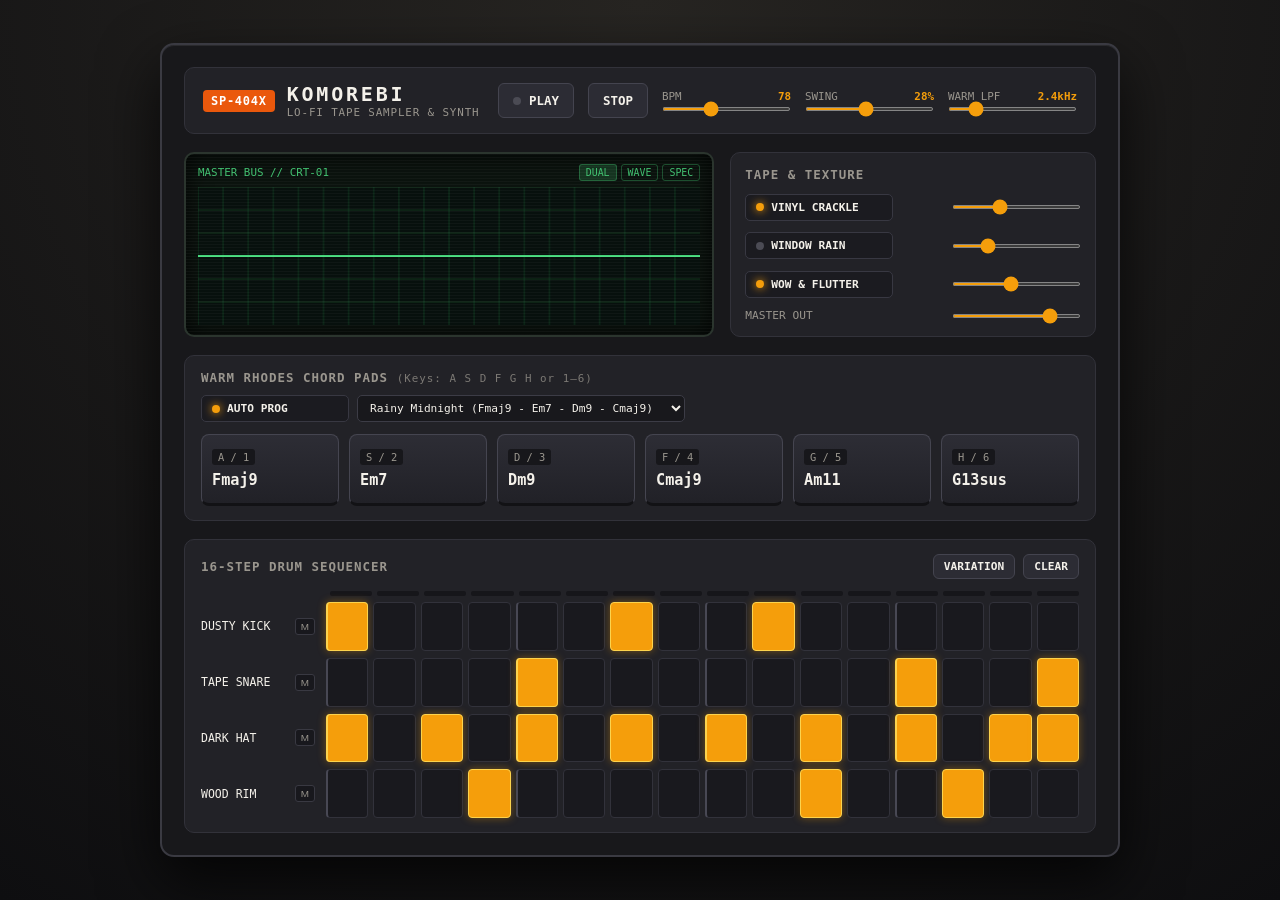
<file: index.html>
<!DOCTYPE html>
<html lang="en">
<head>
  <meta charset="UTF-8" />
  <meta name="viewport" content="width=device-width, initial-scale=1.0" />
  <title>KOMOREBI SP-404X — Lo-Fi Beat Studio</title>
  <link rel="stylesheet" href="css/styles.css" />
</head>
<body>
  <main class="chassis">
    <!-- Top Header & Master Transport -->
    <header class="top-bar">
      <div class="brand">
        <span class="brand-badge">SP-404X</span>
        <div>
          <h1>KOMOREBI</h1>
          <p class="subtitle">LO-FI TAPE SAMPLER & SYNTH</p>
        </div>
      </div>

      <div class="transport-controls">
        <button id="play-btn" class="btn btn-primary" aria-label="Play or Pause">
          <span class="led"></span>
          <span id="play-label">PLAY</span>
        </button>
        <button id="stop-btn" class="btn" aria-label="Stop">STOP</button>

        <div class="knob-group">
          <label for="bpm-slider">BPM <span id="bpm-val">78</span></label>
          <input type="range" id="bpm-slider" min="60" max="110" value="78" />
        </div>

        <div class="knob-group">
          <label for="swing-slider">SWING <span id="swing-val">28%</span></label>
          <input type="range" id="swing-slider" min="0" max="60" value="28" />
        </div>

        <div class="knob-group">
          <label for="filter-slider">WARM LPF <span id="filter-val">2.4kHz</span></label>
          <input type="range" id="filter-slider" min="350" max="12000" value="2400" />
        </div>
      </div>
    </header>

    <!-- Middle Section: CRT Visualizer & Tape Ambience -->
    <section class="mid-deck">
      <div class="crt-frame">
        <div class="crt-header">
          <span>MASTER BUS // CRT-01</span>
          <div class="viz-modes">
            <button class="viz-btn active" data-mode="dual">DUAL</button>
            <button class="viz-btn" data-mode="wave">WAVE</button>
            <button class="viz-btn" data-mode="spec">SPEC</button>
          </div>
        </div>
        <canvas id="visualizer" width="560" height="150"></canvas>
      </div>

      <div class="fx-rack">
        <h2>TAPE & TEXTURE</h2>
        <div class="fx-row">
          <button id="vinyl-toggle" class="fx-btn active">
            <span class="led"></span> VINYL CRACKLE
          </button>
          <input type="range" id="vinyl-vol" min="0" max="1" step="0.01" value="0.35" title="Vinyl Level" />
        </div>

        <div class="fx-row">
          <button id="rain-toggle" class="fx-btn">
            <span class="led"></span> WINDOW RAIN
          </button>
          <input type="range" id="rain-vol" min="0" max="1" step="0.01" value="0.25" title="Rain Level" />
        </div>

        <div class="fx-row">
          <button id="flutter-toggle" class="fx-btn active">
            <span class="led"></span> WOW & FLUTTER
          </button>
          <input type="range" id="flutter-depth" min="0" max="1" step="0.01" value="0.45" title="Tape Warble Depth" />
        </div>

        <div class="fx-row">
          <label for="master-vol" class="fx-label">MASTER OUT</label>
          <input type="range" id="master-vol" min="0" max="1" step="0.01" value="0.8" />
        </div>
      </div>
    </section>

    <!-- Chord Pad Synthesizer -->
    <section class="pad-section">
      <div class="section-header">
        <h2>WARM RHODES CHORD PADS <span class="hint">(Keys: A S D F G H or 1–6)</span></h2>
        <div class="pad-actions">
          <button id="auto-prog-btn" class="fx-btn active">
            <span class="led"></span> AUTO PROG
          </button>
          <select id="prog-select" aria-label="Chord Progression Preset">
            <option value="midnight">Rainy Midnight (Fmaj9 - Em7 - Dm9 - Cmaj9)</option>
            <option value="kyoto">Kyoto Station (Dm9 - G13sus - Cmaj9 - Am11)</option>
            <option value="nostalgia">Cassette Loop (Fmaj9 - Am11 - Dm9 - G13sus)</option>
          </select>
        </div>
      </div>
      <div id="chord-pads" class="chord-grid"></div>
    </section>

    <!-- 16-Step Drum Sequencer -->
    <section class="sequencer-section">
      <div class="section-header">
        <h2>16-STEP DRUM SEQUENCER</h2>
        <div class="seq-actions">
          <button id="preset-btn" class="btn btn-sm">VARIATION</button>
          <button id="clear-btn" class="btn btn-sm">CLEAR</button>
        </div>
      </div>
      <div id="step-indicators" class="step-led-row"></div>
      <div id="sequencer-grid" class="sequencer-grid"></div>
    </section>
  </main>

  <script type="module" src="js/app.js"></script>
</body>
</html>
</file>
<file: css/styles.css>
:root {
  --bg-chassis: #18181b;
  --bg-panel: #222227;
  --bg-well: #121215;
  --border-subtle: #32323a;
  --text-main: #f4f1ea;
  --text-muted: #9a968e;
  --accent-amber: #f59e0b;
  --accent-orange: #ea580c;
  --accent-mint: #34d399;
  --crt-bg: #0b130e;
  --crt-phosphor: #4ade80;
}

* {
  box-sizing: border-box;
  margin: 0;
  padding: 0;
}

body {
  background: radial-gradient(circle at top, #272522 0%, #0e0e10 100%);
  color: var(--text-main);
  font-family: 'SF Mono', 'Fira Code', 'Consolas', monospace;
  min-height: 100vh;
  display: flex;
  justify-content: center;
  align-items: center;
  padding: 20px;
}

.chassis {
  width: 100%;
  max-width: 960px;
  background: var(--bg-chassis);
  border: 2px solid #3a3a42;
  border-radius: 14px;
  padding: 22px;
  box-shadow: 0 24px 60px rgba(0, 0, 0, 0.75), inset 0 1px 0 rgba(255, 255, 255, 0.08);
  display: flex;
  flex-direction: column;
  gap: 18px;
}

/* Header & Transport */
.top-bar {
  display: flex;
  flex-wrap: wrap;
  justify-content: space-between;
  align-items: center;
  gap: 16px;
  background: var(--bg-panel);
  padding: 14px 18px;
  border-radius: 10px;
  border: 1px solid var(--border-subtle);
}

.brand {
  display: flex;
  align-items: center;
  gap: 12px;
}

.brand-badge {
  background: var(--accent-orange);
  color: #fff;
  font-weight: 800;
  font-size: 0.75rem;
  padding: 4px 8px;
  border-radius: 4px;
  letter-spacing: 0.06em;
}

.brand h1 {
  font-size: 1.25rem;
  letter-spacing: 0.14em;
}

.subtitle {
  font-size: 0.68rem;
  color: var(--text-muted);
  letter-spacing: 0.08em;
}

.transport-controls {
  display: flex;
  flex-wrap: wrap;
  align-items: center;
  gap: 14px;
}

.btn {
  background: #2c2c34;
  color: var(--text-main);
  border: 1px solid #44444f;
  padding: 9px 14px;
  border-radius: 6px;
  font-family: inherit;
  font-size: 0.78rem;
  font-weight: 700;
  cursor: pointer;
  display: inline-flex;
  align-items: center;
  gap: 8px;
  transition: transform 0.06s ease, background 0.15s ease;
}

.btn:hover {
  background: #363640;
}

.btn:active {
  transform: translateY(1px);
}

.btn-sm {
  padding: 5px 10px;
  font-size: 0.7rem;
}

.led {
  width: 8px;
  height: 8px;
  border-radius: 50%;
  background: #4b4b54;
  display: inline-block;
}

.active .led,
.btn-primary.playing .led {
  background: var(--accent-amber);
  box-shadow: 0 0 8px var(--accent-amber);
}

.knob-group {
  display: flex;
  flex-direction: column;
  gap: 4px;
  min-width: 110px;
}

.knob-group label {
  font-size: 0.68rem;
  color: var(--text-muted);
  display: flex;
  justify-content: space-between;
}

.knob-group span {
  color: var(--accent-amber);
  font-weight: 700;
}

input[type="range"] {
  accent-color: var(--accent-amber);
  cursor: pointer;
  height: 4px;
  background: #111;
  border-radius: 4px;
}

/* Middle Deck: CRT & Tape FX */
.mid-deck {
  display: grid;
  grid-template-columns: 1.45fr 1fr;
  gap: 16px;
}

@media (max-width: 760px) {
  .mid-deck {
    grid-template-columns: 1fr;
  }
}

.crt-frame {
  background: var(--crt-bg);
  border: 2px solid #2b352e;
  border-radius: 10px;
  padding: 10px 12px;
  position: relative;
  overflow: hidden;
  box-shadow: inset 0 0 24px rgba(0, 0, 0, 0.9);
}

.crt-frame::after {
  content: "";
  position: absolute;
  inset: 0;
  background: repeating-linear-gradient(
    to bottom,
    rgba(255, 255, 255, 0.03) 0px,
    rgba(255, 255, 255, 0.03) 1px,
    transparent 1px,
    transparent 3px
  );
  pointer-events: none;
}

.crt-header {
  display: flex;
  justify-content: space-between;
  align-items: center;
  font-size: 0.68rem;
  color: var(--crt-phosphor);
  margin-bottom: 6px;
  opacity: 0.85;
}

.viz-modes {
  display: flex;
  gap: 4px;
}

.viz-btn {
  background: transparent;
  border: 1px solid rgba(74, 222, 128, 0.35);
  color: var(--crt-phosphor);
  font-family: inherit;
  font-size: 0.62rem;
  padding: 2px 6px;
  border-radius: 3px;
  cursor: pointer;
}

.viz-btn.active {
  background: rgba(74, 222, 128, 0.2);
}

canvas#visualizer {
  width: 100%;
  height: 138px;
  display: block;
}

.fx-rack {
  background: var(--bg-panel);
  border: 1px solid var(--border-subtle);
  border-radius: 10px;
  padding: 14px;
  display: flex;
  flex-direction: column;
  justify-content: space-between;
  gap: 10px;
}

.fx-rack h2,
.section-header h2 {
  font-size: 0.78rem;
  letter-spacing: 0.08em;
  color: var(--text-muted);
}

.hint {
  font-weight: 400;
  font-size: 0.68rem;
  opacity: 0.75;
}

.fx-row {
  display: flex;
  align-items: center;
  justify-content: space-between;
  gap: 10px;
}

.fx-btn {
  background: #1b1b20;
  border: 1px solid #383842;
  color: var(--text-main);
  font-family: inherit;
  font-size: 0.7rem;
  font-weight: 700;
  padding: 6px 10px;
  border-radius: 5px;
  cursor: pointer;
  display: inline-flex;
  align-items: center;
  gap: 7px;
  min-width: 148px;
}

.fx-label {
  font-size: 0.7rem;
  color: var(--text-muted);
  min-width: 148px;
}

/* Chord Pads */
.pad-section,
.sequencer-section {
  background: var(--bg-panel);
  border: 1px solid var(--border-subtle);
  border-radius: 10px;
  padding: 14px 16px;
}

.section-header {
  display: flex;
  flex-wrap: wrap;
  justify-content: space-between;
  align-items: center;
  gap: 10px;
  margin-bottom: 12px;
}

.pad-actions,
.seq-actions {
  display: flex;
  align-items: center;
  gap: 8px;
}

select {
  background: #18181c;
  color: var(--text-main);
  border: 1px solid #3c3c46;
  border-radius: 5px;
  padding: 5px 8px;
  font-family: inherit;
  font-size: 0.7rem;
}

.chord-grid {
  display: grid;
  grid-template-columns: repeat(6, 1fr);
  gap: 10px;
}

@media (max-width: 680px) {
  .chord-grid {
    grid-template-columns: repeat(3, 1fr);
  }
}

.chord-pad {
  background: linear-gradient(180deg, #2d2d35 0%, #212127 100%);
  border: 1px solid #454550;
  border-bottom: 3px solid #121215;
  border-radius: 8px;
  padding: 14px 10px;
  color: var(--text-main);
  font-family: inherit;
  cursor: pointer;
  display: flex;
  flex-direction: column;
  align-items: flex-start;
  gap: 6px;
  transition: all 0.08s ease;
}

.chord-pad .key-badge {
  font-size: 0.65rem;
  color: var(--text-muted);
  background: #17171b;
  padding: 2px 6px;
  border-radius: 3px;
}

.chord-pad .chord-name {
  font-size: 0.95rem;
  font-weight: 700;
}

.chord-pad.triggered {
  background: linear-gradient(180deg, #473219 0%, #2f2112 100%);
  border-color: var(--accent-amber);
  box-shadow: 0 0 14px rgba(245, 158, 11, 0.35);
  transform: translateY(1px);
}

/* 16-Step Sequencer */
.step-led-row {
  display: grid;
  grid-template-columns: 120px repeat(16, 1fr);
  gap: 5px;
  margin-bottom: 6px;
  padding-left: 4px;
}

.step-led {
  height: 5px;
  border-radius: 2px;
  background: #16161a;
}

.step-led.current {
  background: var(--accent-mint);
  box-shadow: 0 0 8px var(--accent-mint);
}

.sequencer-grid {
  display: flex;
  flex-direction: column;
  gap: 7px;
}

.track-row {
  display: grid;
  grid-template-columns: 120px repeat(16, 1fr);
  gap: 5px;
  align-items: center;
}

.track-meta {
  display: flex;
  align-items: center;
  justify-content: space-between;
  padding-right: 6px;
  font-size: 0.72rem;
}

.mute-btn {
  background: #18181d;
  border: 1px solid #393942;
  color: var(--text-muted);
  font-size: 0.62rem;
  padding: 2px 5px;
  border-radius: 3px;
  cursor: pointer;
}

.mute-btn.muted {
  background: #7f1d1d;
  color: #fecaca;
  border-color: #ef4444;
}

.step-btn {
  aspect-ratio: 1 / 1.15;
  background: #19191e;
  border: 1px solid #32323b;
  border-radius: 4px;
  cursor: pointer;
  transition: background 0.08s ease;
}

.step-btn:nth-child(4n + 2) {
  border-left: 2px solid #484854;
}

.step-btn.active {
  background: var(--accent-amber);
  border-color: #fcd34d;
  box-shadow: 0 0 8px rgba(245, 158, 11, 0.4);
}

.step-btn.playing-step {
  outline: 2px solid var(--accent-mint);
}
</file>
